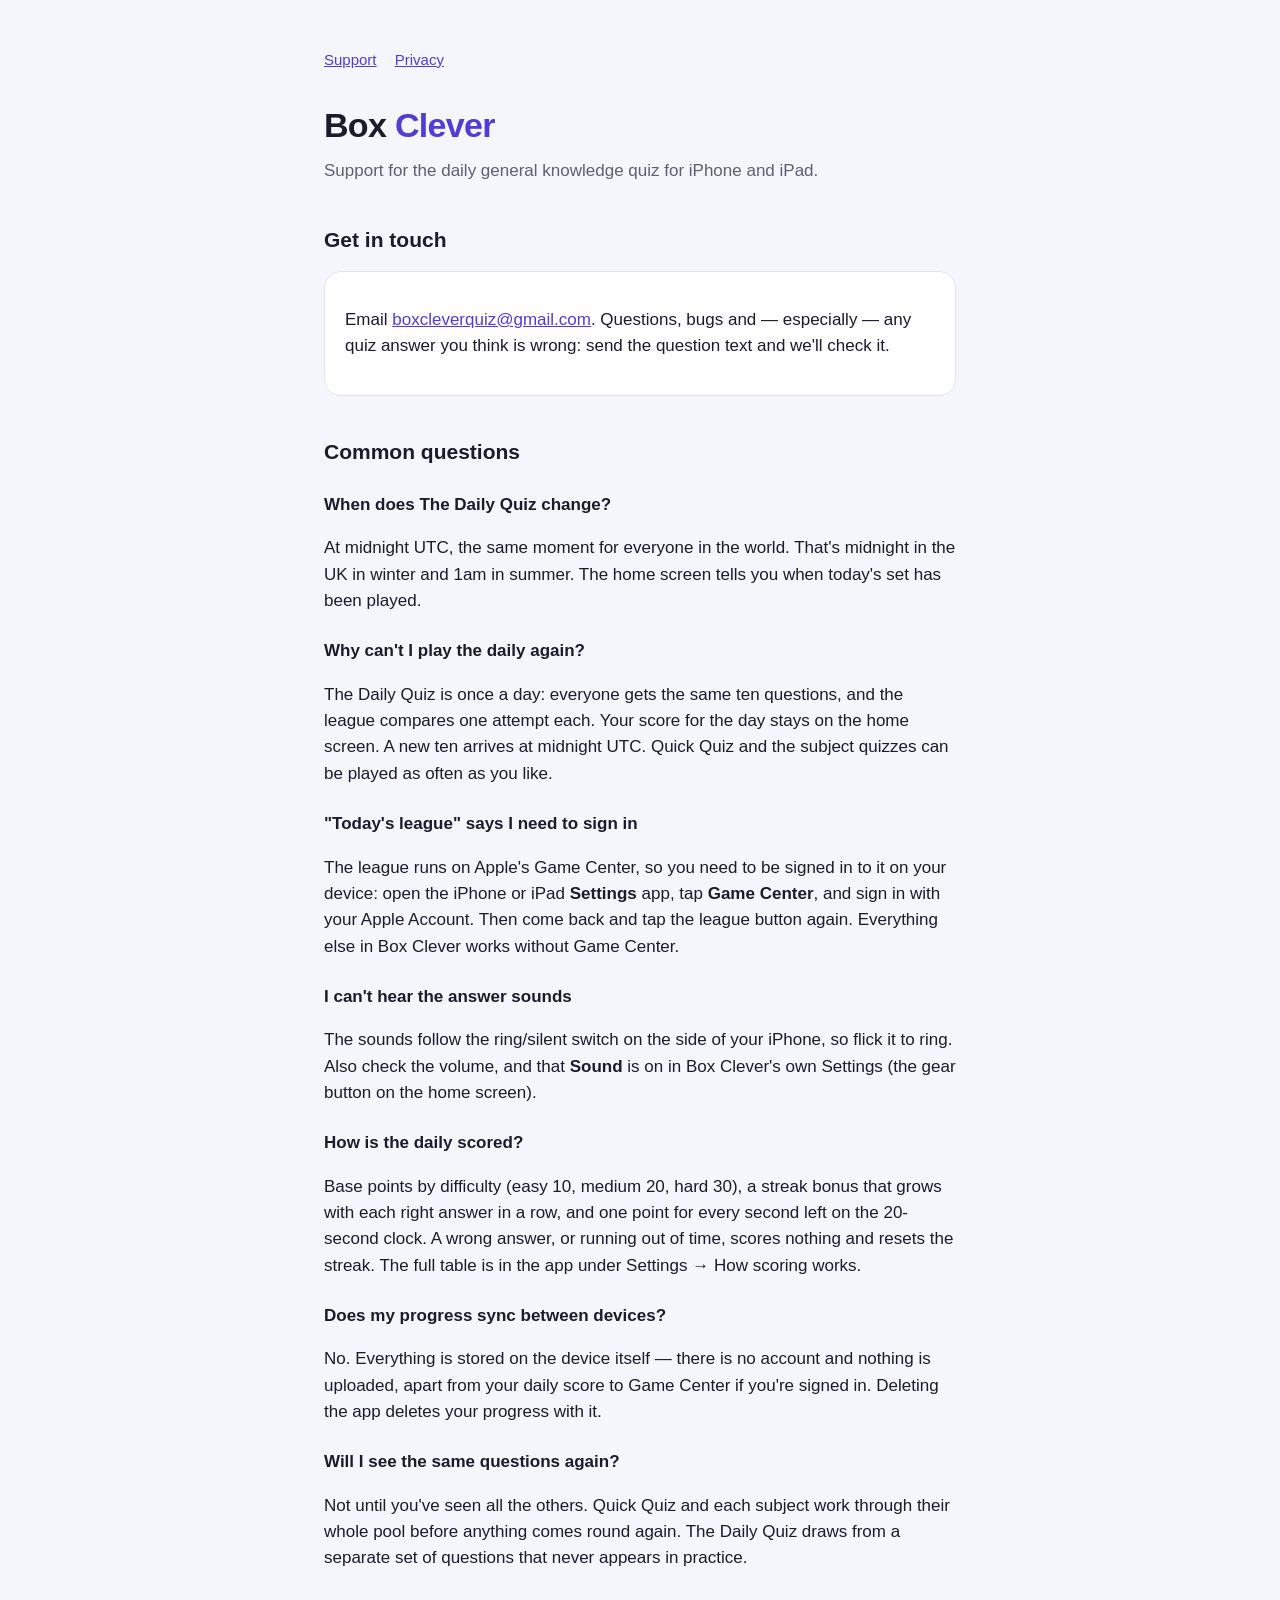
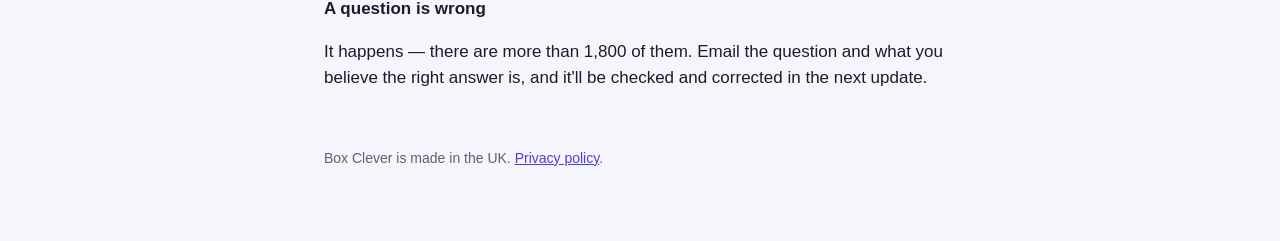
<file: index.html>
<!doctype html>
<html lang="en-GB">
<head>
<meta charset="utf-8">
<meta name="viewport" content="width=device-width, initial-scale=1">
<title>Box Clever — Support</title>
<link rel="stylesheet" href="style.css">
</head>
<body>
<main>
<nav><a href="index.html">Support</a> <a href="privacy.html">Privacy</a></nav>
<h1>Box <span>Clever</span></h1>
<p class="lede">Support for the daily general knowledge quiz for iPhone and iPad.</p>

<h2>Get in touch</h2>
<div class="card">
<p>Email <a href="mailto:boxcleverquiz@gmail.com">boxcleverquiz@gmail.com</a>. Questions, bugs and — especially — any quiz answer you think is wrong: send the question text and we'll check it.</p>
</div>

<h2>Common questions</h2>

<h3>When does The Daily Quiz change?</h3>
<p>At midnight UTC, the same moment for everyone in the world. That's midnight in the UK in winter and 1am in summer. The home screen tells you when today's set has been played.</p>

<h3>Why can't I play the daily again?</h3>
<p>The Daily Quiz is once a day: everyone gets the same ten questions, and the league compares one attempt each. Your score for the day stays on the home screen. A new ten arrives at midnight UTC. Quick Quiz and the subject quizzes can be played as often as you like.</p>

<h3>"Today's league" says I need to sign in</h3>
<p>The league runs on Apple's Game Center, so you need to be signed in to it on your device: open the iPhone or iPad <strong>Settings</strong> app, tap <strong>Game Center</strong>, and sign in with your Apple Account. Then come back and tap the league button again. Everything else in Box Clever works without Game Center.</p>

<h3>I can't hear the answer sounds</h3>
<p>The sounds follow the ring/silent switch on the side of your iPhone, so flick it to ring. Also check the volume, and that <strong>Sound</strong> is on in Box Clever's own Settings (the gear button on the home screen).</p>

<h3>How is the daily scored?</h3>
<p>Base points by difficulty (easy 10, medium 20, hard 30), a streak bonus that grows with each right answer in a row, and one point for every second left on the 20-second clock. A wrong answer, or running out of time, scores nothing and resets the streak. The full table is in the app under Settings → How scoring works.</p>

<h3>Does my progress sync between devices?</h3>
<p>No. Everything is stored on the device itself — there is no account and nothing is uploaded, apart from your daily score to Game Center if you're signed in. Deleting the app deletes your progress with it.</p>

<h3>Will I see the same questions again?</h3>
<p>Not until you've seen all the others. Quick Quiz and each subject work through their whole pool before anything comes round again. The Daily Quiz draws from a separate set of questions that never appears in practice.</p>

<h3>A question is wrong</h3>
<p>It happens — there are more than 1,800 of them. Email the question and what you believe the right answer is, and it'll be checked and corrected in the next update.</p>

<footer>Box Clever is made in the UK. <a href="privacy.html">Privacy policy</a>.</footer>
</main>
</body>
</html>
</file>
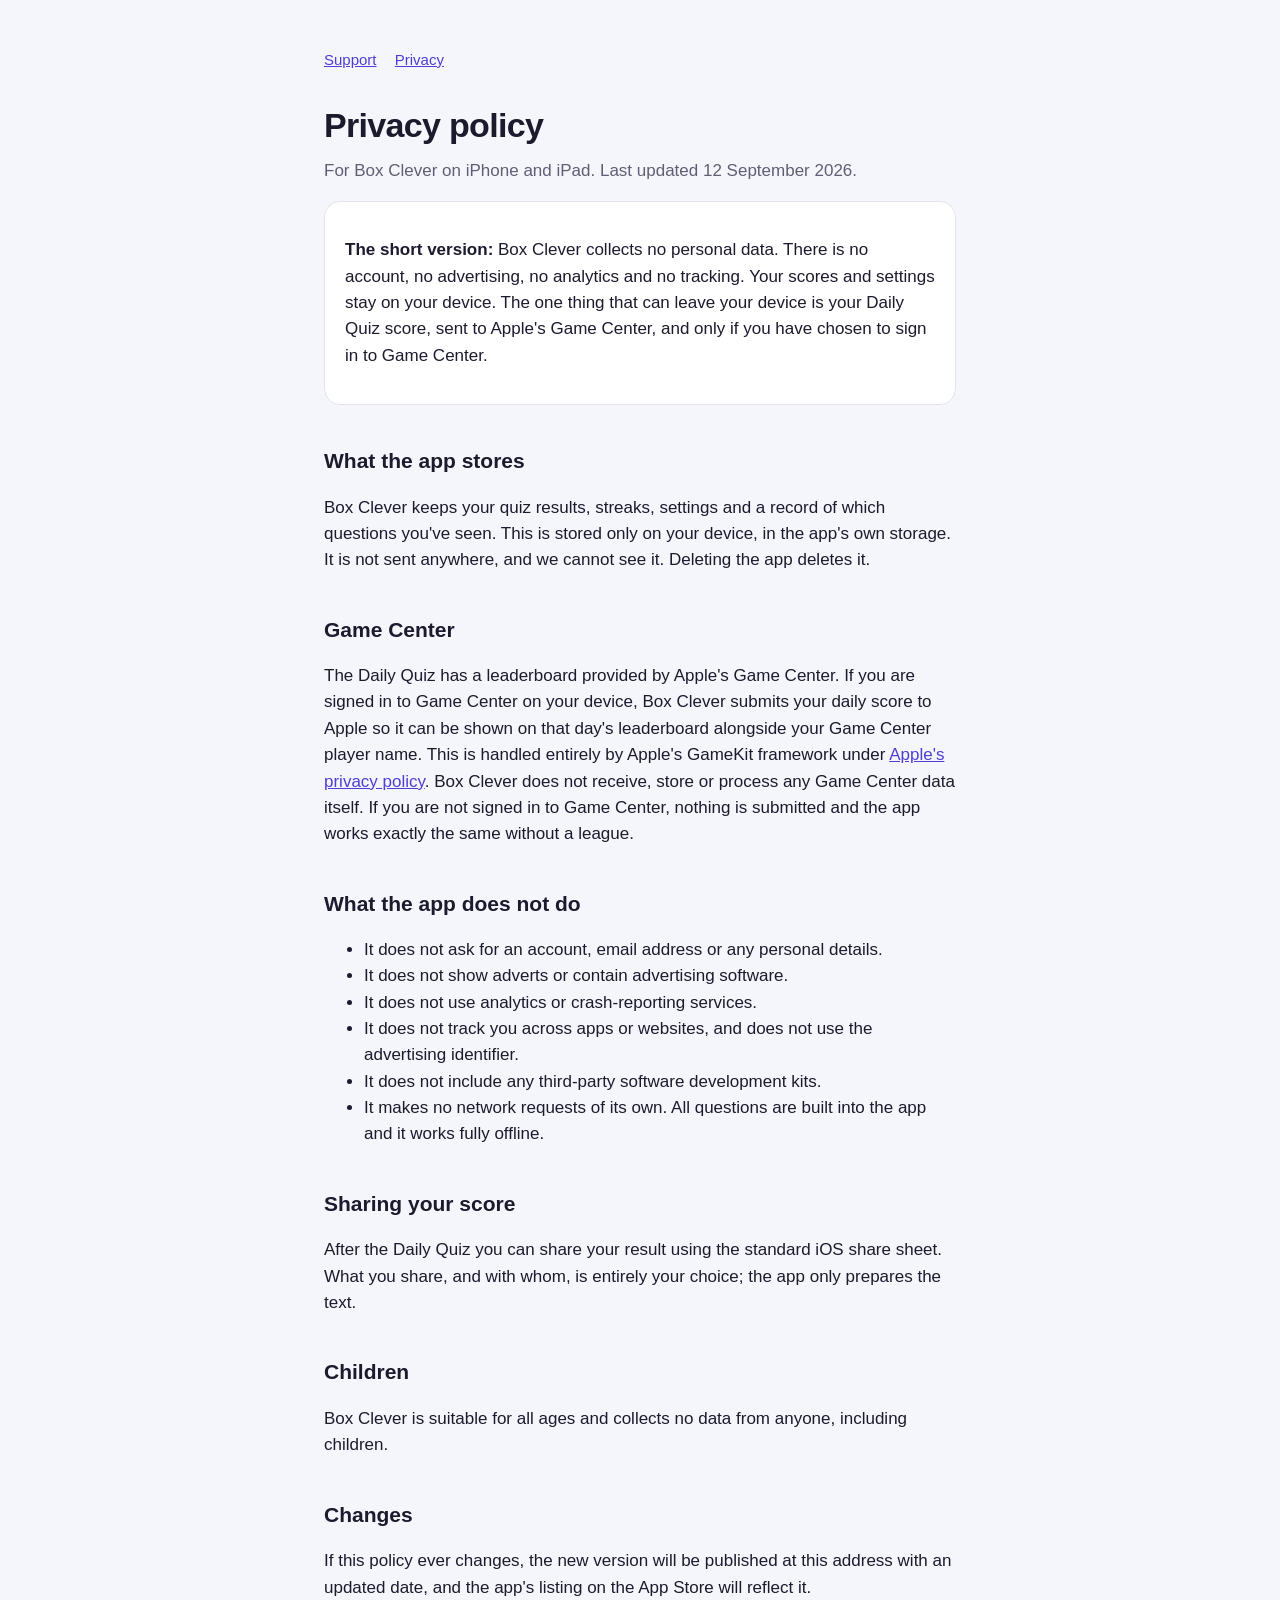
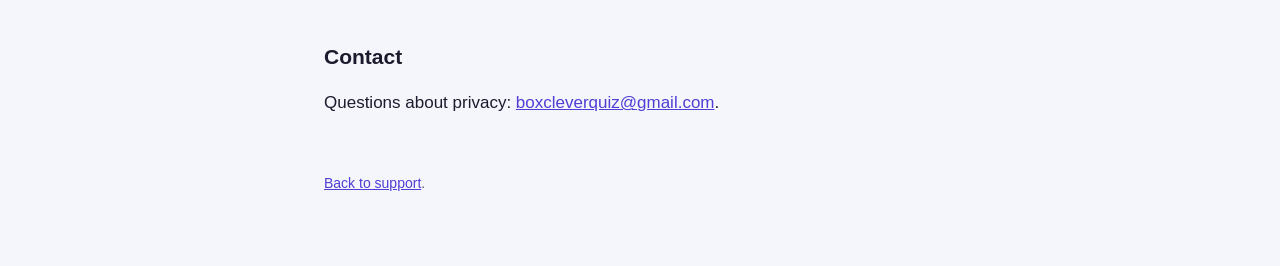
<file: privacy.html>
<!doctype html>
<html lang="en-GB">
<head>
<meta charset="utf-8">
<meta name="viewport" content="width=device-width, initial-scale=1">
<title>Box Clever — Privacy Policy</title>
<link rel="stylesheet" href="style.css">
</head>
<body>
<main>
<nav><a href="index.html">Support</a> <a href="privacy.html">Privacy</a></nav>
<h1>Privacy policy</h1>
<p class="lede">For Box Clever on iPhone and iPad. Last updated 12 September 2026.</p>

<div class="card">
<p><strong>The short version:</strong> Box Clever collects no personal data. There is no account, no advertising, no analytics and no tracking. Your scores and settings stay on your device. The one thing that can leave your device is your Daily Quiz score, sent to Apple's Game Center, and only if you have chosen to sign in to Game Center.</p>
</div>

<h2>What the app stores</h2>
<p>Box Clever keeps your quiz results, streaks, settings and a record of which questions you've seen. This is stored only on your device, in the app's own storage. It is not sent anywhere, and we cannot see it. Deleting the app deletes it.</p>

<h2>Game Center</h2>
<p>The Daily Quiz has a leaderboard provided by Apple's Game Center. If you are signed in to Game Center on your device, Box Clever submits your daily score to Apple so it can be shown on that day's leaderboard alongside your Game Center player name. This is handled entirely by Apple's GameKit framework under <a href="https://www.apple.com/legal/privacy/">Apple's privacy policy</a>. Box Clever does not receive, store or process any Game Center data itself. If you are not signed in to Game Center, nothing is submitted and the app works exactly the same without a league.</p>

<h2>What the app does not do</h2>
<ul>
<li>It does not ask for an account, email address or any personal details.</li>
<li>It does not show adverts or contain advertising software.</li>
<li>It does not use analytics or crash-reporting services.</li>
<li>It does not track you across apps or websites, and does not use the advertising identifier.</li>
<li>It does not include any third-party software development kits.</li>
<li>It makes no network requests of its own. All questions are built into the app and it works fully offline.</li>
</ul>

<h2>Sharing your score</h2>
<p>After the Daily Quiz you can share your result using the standard iOS share sheet. What you share, and with whom, is entirely your choice; the app only prepares the text.</p>

<h2>Children</h2>
<p>Box Clever is suitable for all ages and collects no data from anyone, including children.</p>

<h2>Changes</h2>
<p>If this policy ever changes, the new version will be published at this address with an updated date, and the app's listing on the App Store will reflect it.</p>

<h2>Contact</h2>
<p>Questions about privacy: <a href="mailto:boxcleverquiz@gmail.com">boxcleverquiz@gmail.com</a>.</p>

<footer><a href="index.html">Back to support</a>.</footer>
</main>
</body>
</html>
</file>
<file: style.css>
:root { --ink: #1c1b2e; --muted: #5f5e74; --accent: #4f3dd6; --bg: #f5f6fb; --card: #ffffff; --line: #e3e2ee; }
@media (prefers-color-scheme: dark) { :root { --ink: #f1f0fa; --muted: #a9a7c0; --accent: #8d7cf8; --bg: #0e0f15; --card: #181a25; --line: #2a2c3a; } }
* { box-sizing: border-box; }
body { margin: 0; background: var(--bg); color: var(--ink); font: 17px/1.55 -apple-system, "SF Pro Text", "Helvetica Neue", Arial, sans-serif; }
main { max-width: 680px; margin: 0 auto; padding: 48px 24px 72px; }
h1 { font-size: 34px; letter-spacing: -0.02em; margin: 0 0 6px; }
h1 span { color: var(--accent); }
h2 { font-size: 21px; margin: 40px 0 10px; }
h3 { font-size: 17px; margin: 24px 0 4px; }
p, li { color: var(--ink); }
.lede { color: var(--muted); margin-top: 0; }
a { color: var(--accent); }
nav { font-size: 15px; color: var(--muted); margin-bottom: 28px; }
nav a { margin-right: 14px; }
.card { background: var(--card); border: 1px solid var(--line); border-radius: 16px; padding: 18px 20px; margin: 14px 0; }
footer { margin-top: 56px; font-size: 14px; color: var(--muted); }
code { background: var(--card); border: 1px solid var(--line); border-radius: 6px; padding: 1px 6px; font-size: 15px; }
</file>
